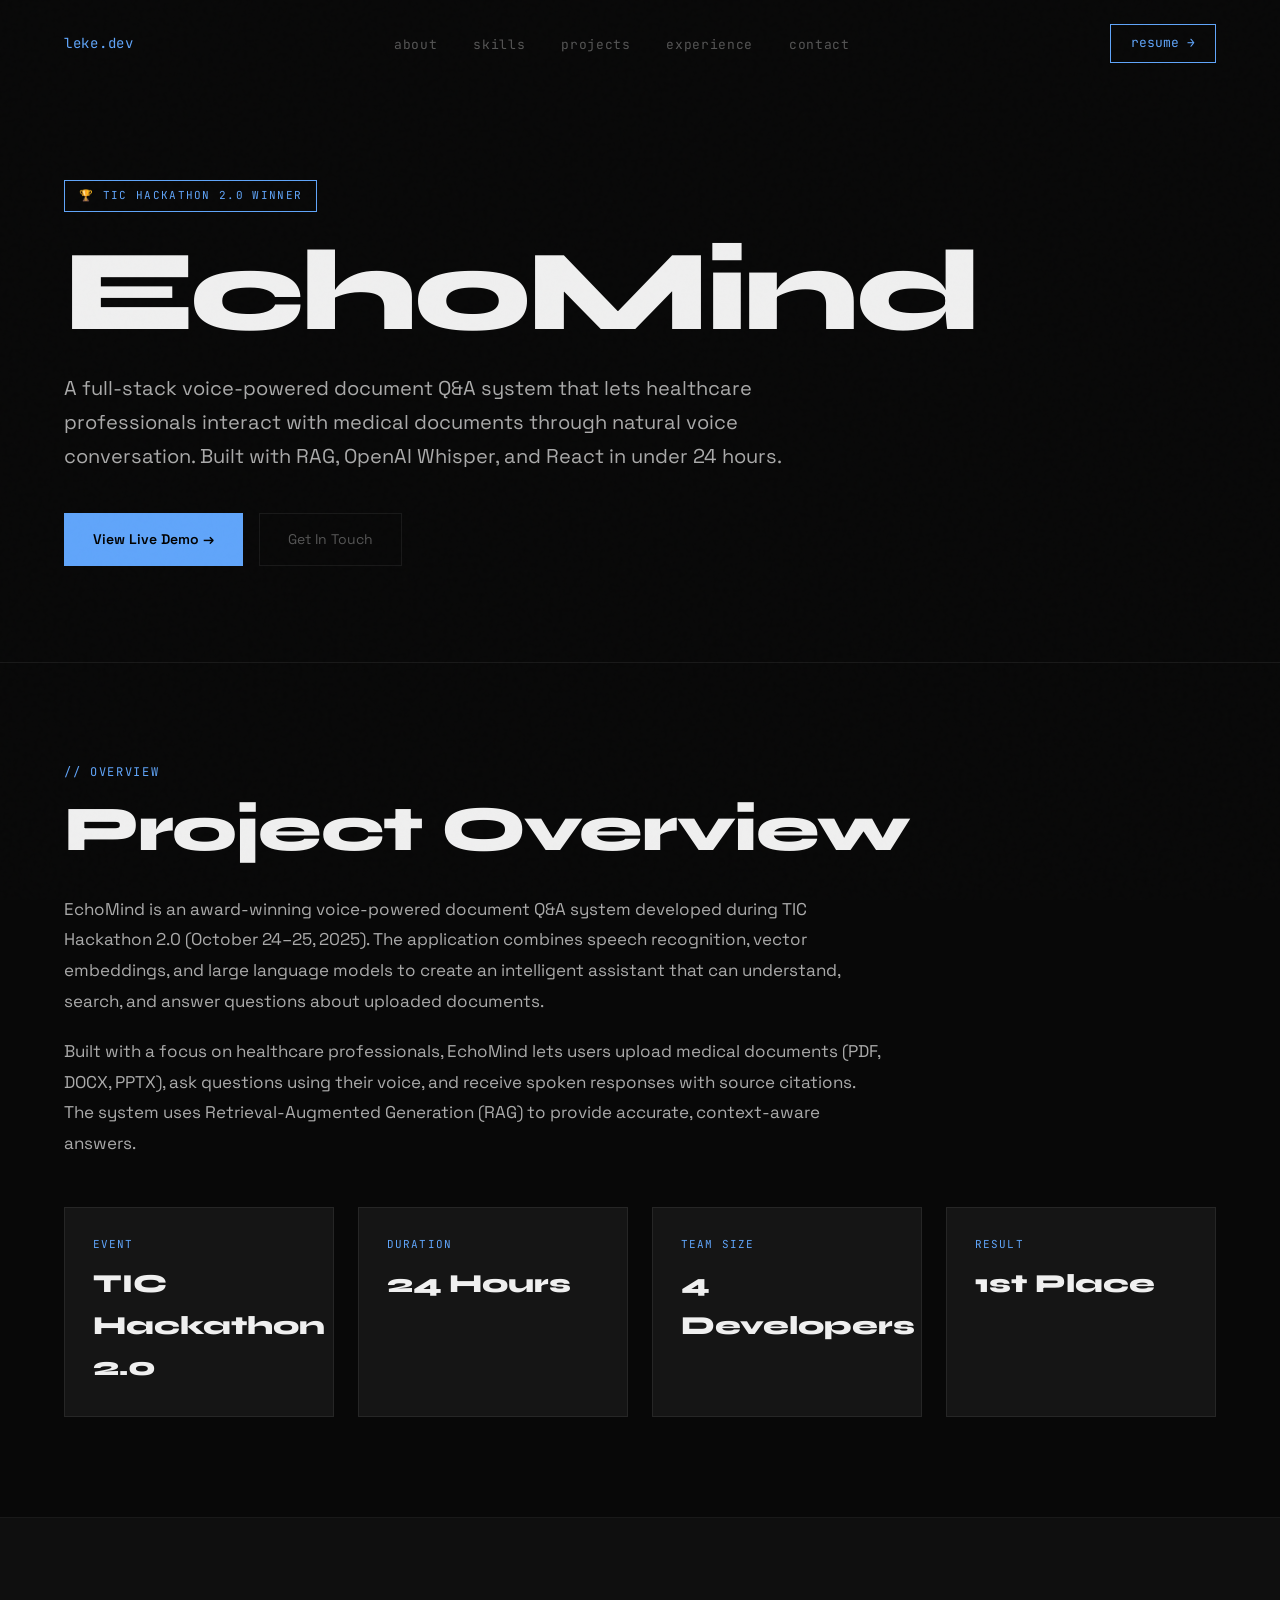
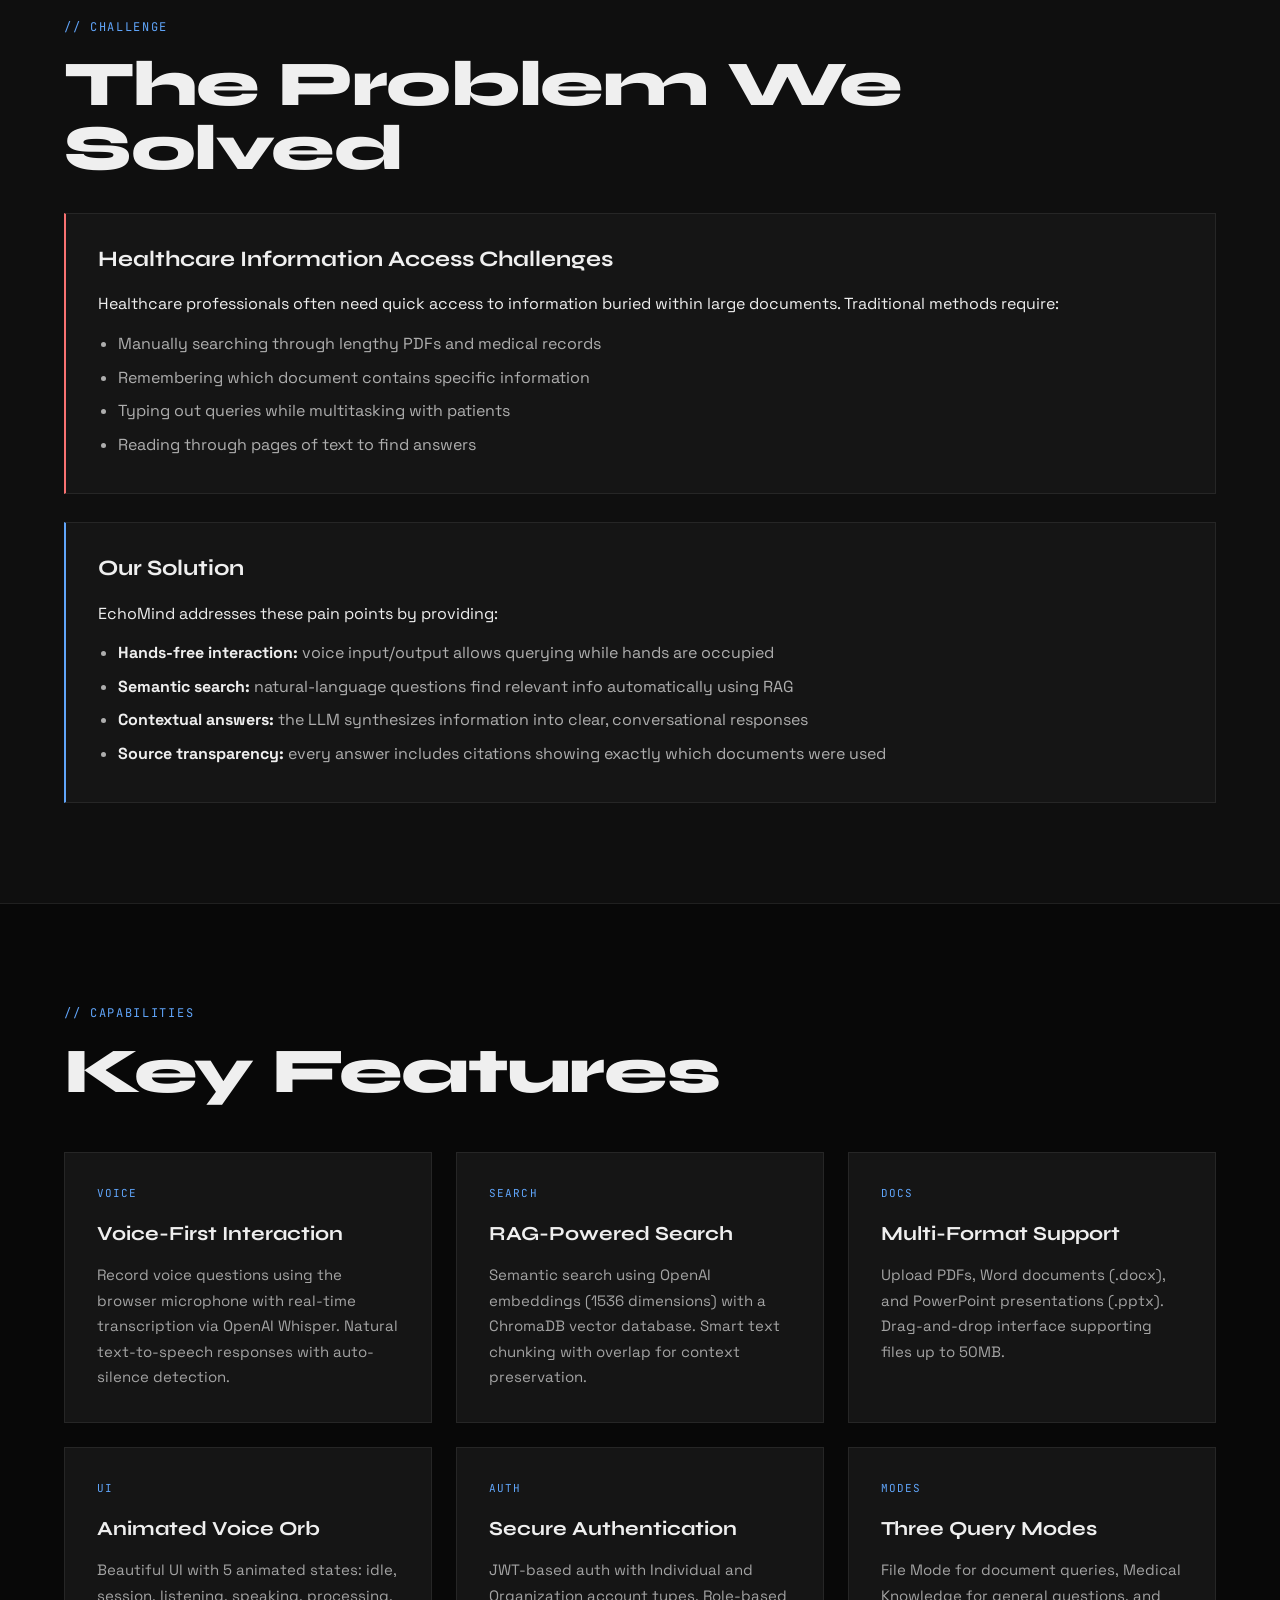
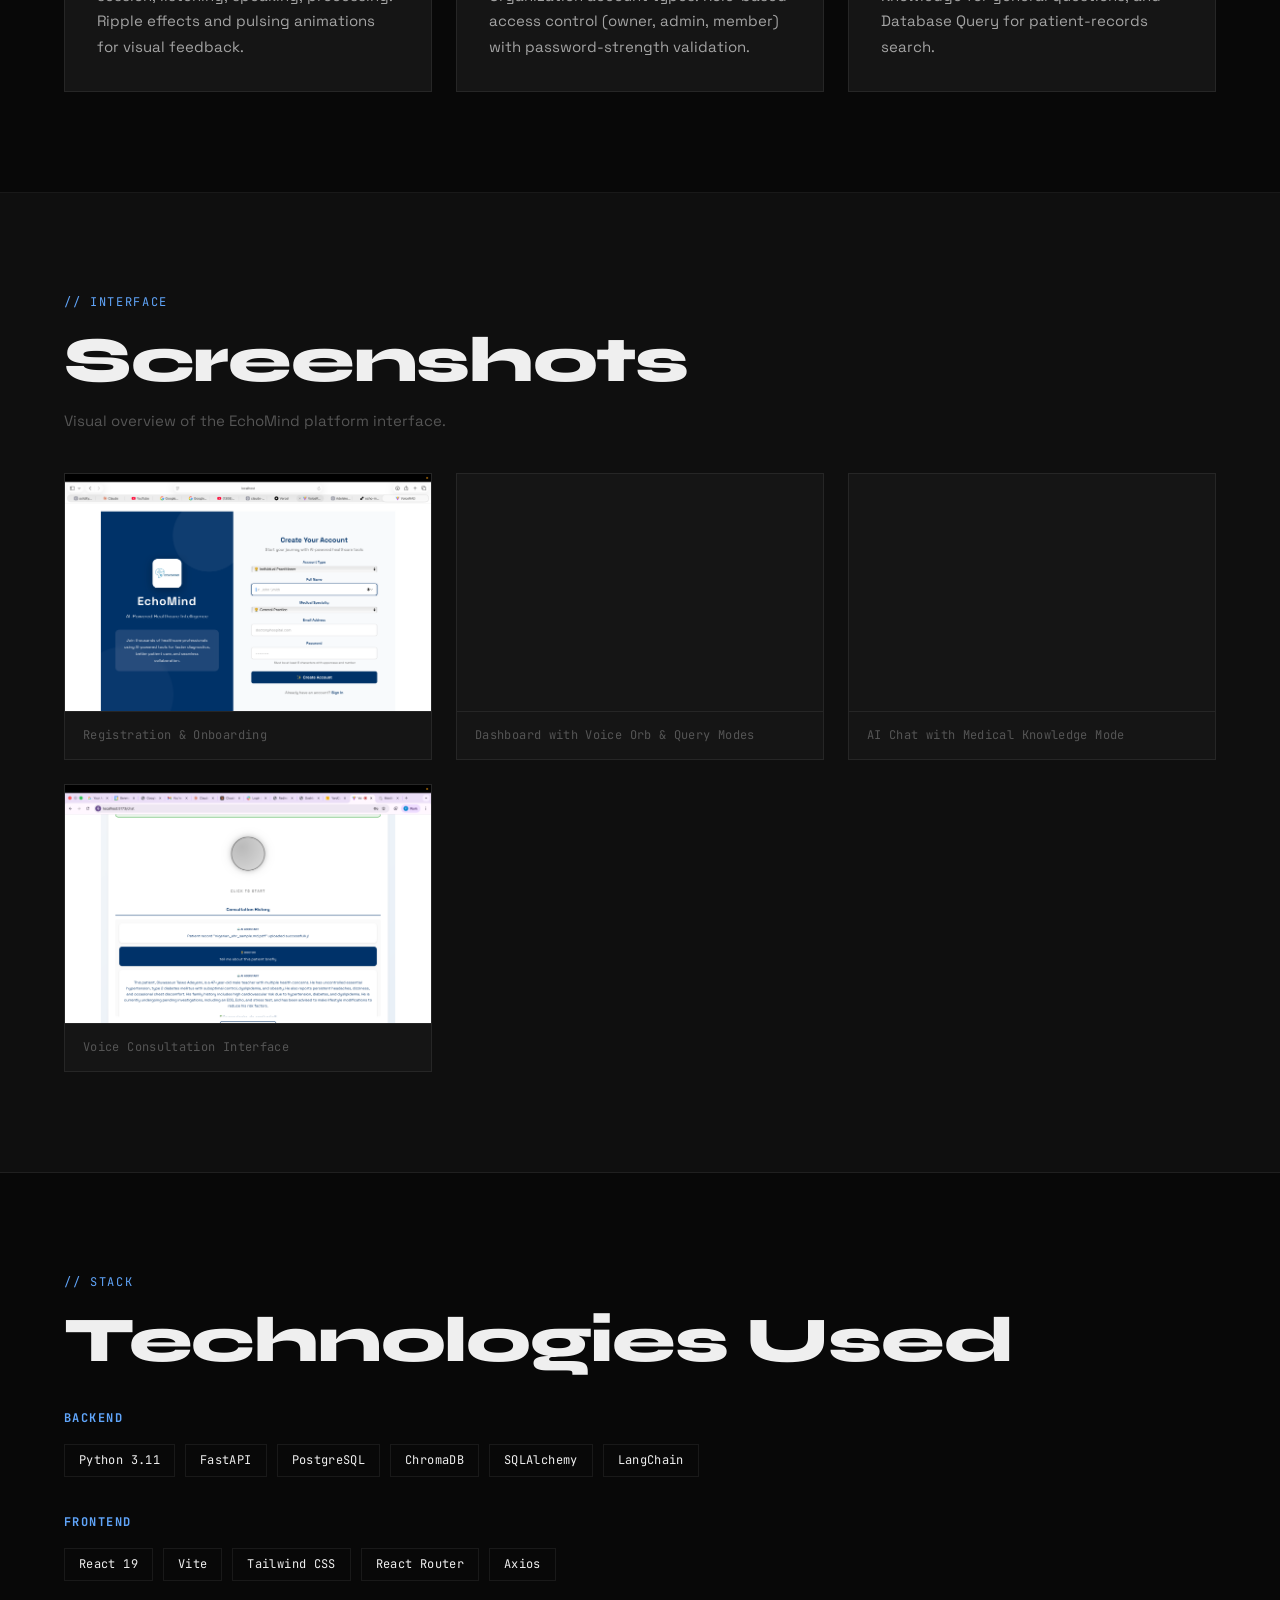
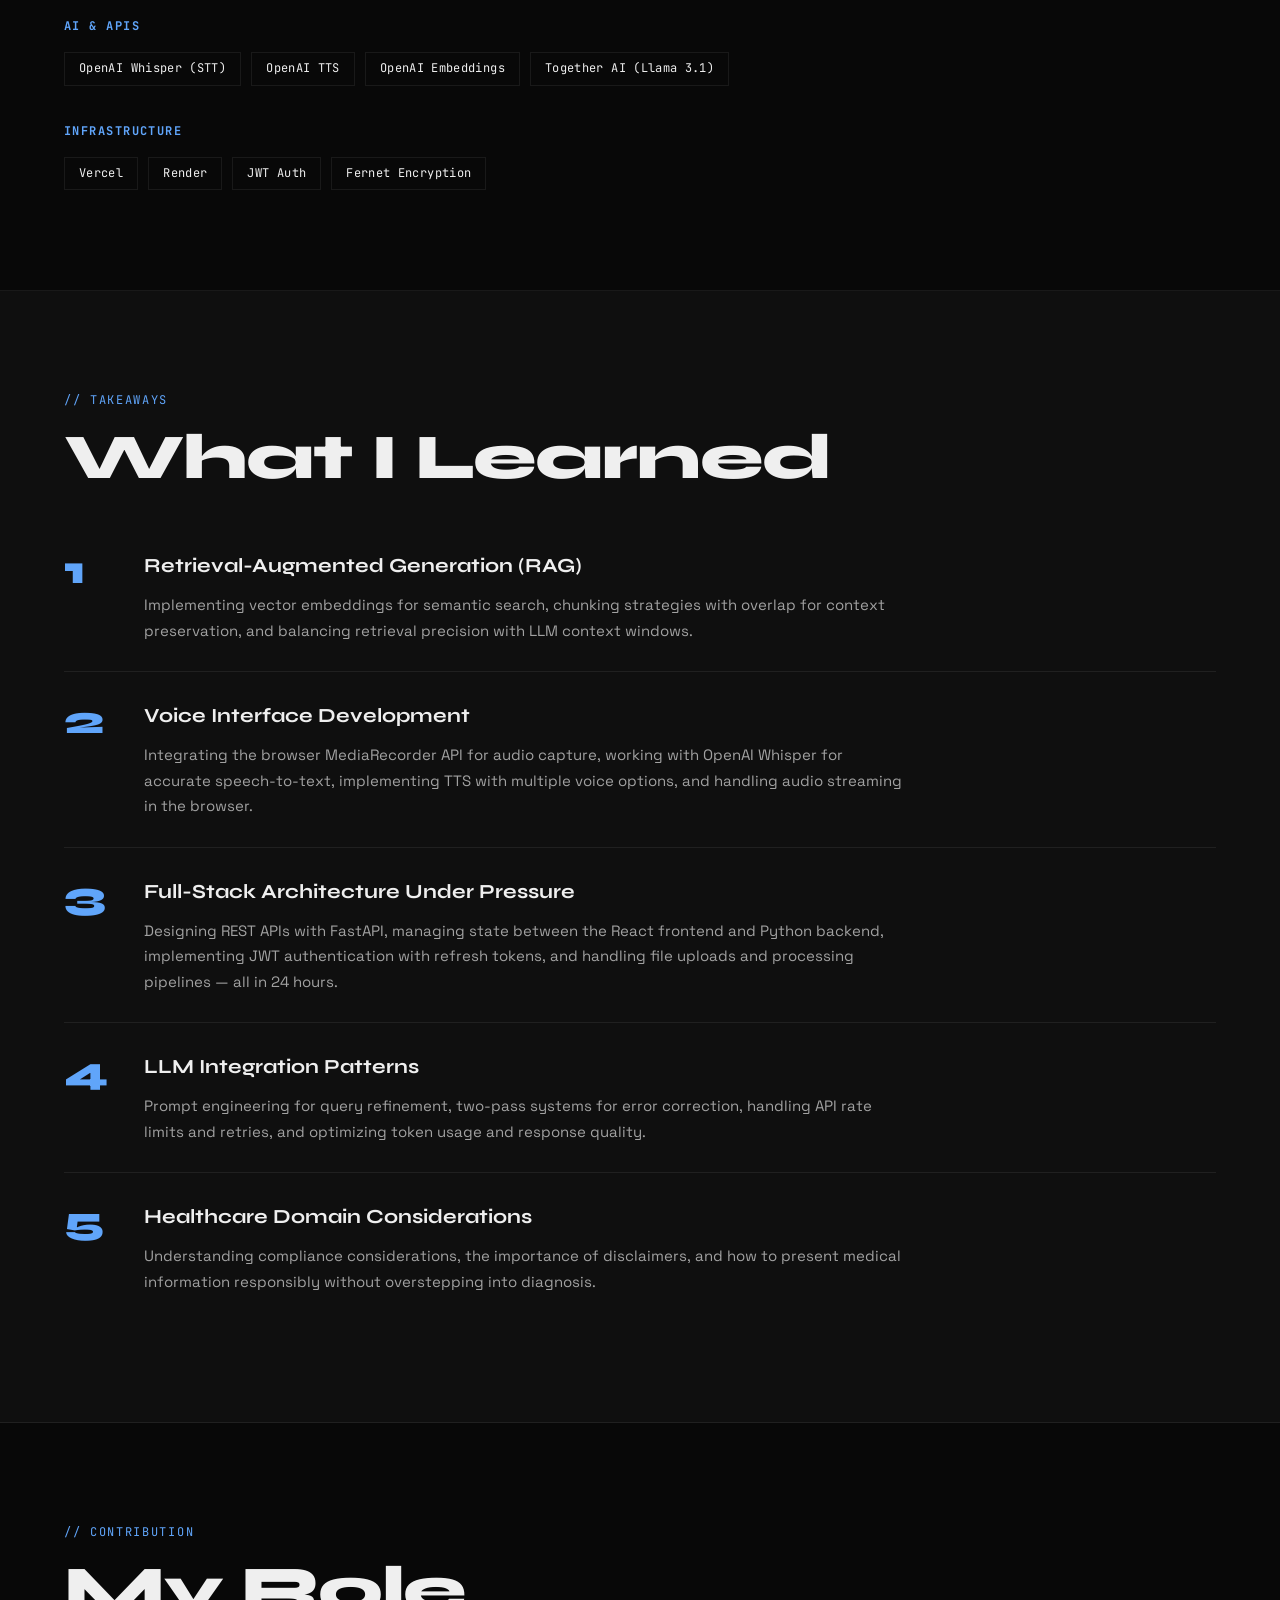
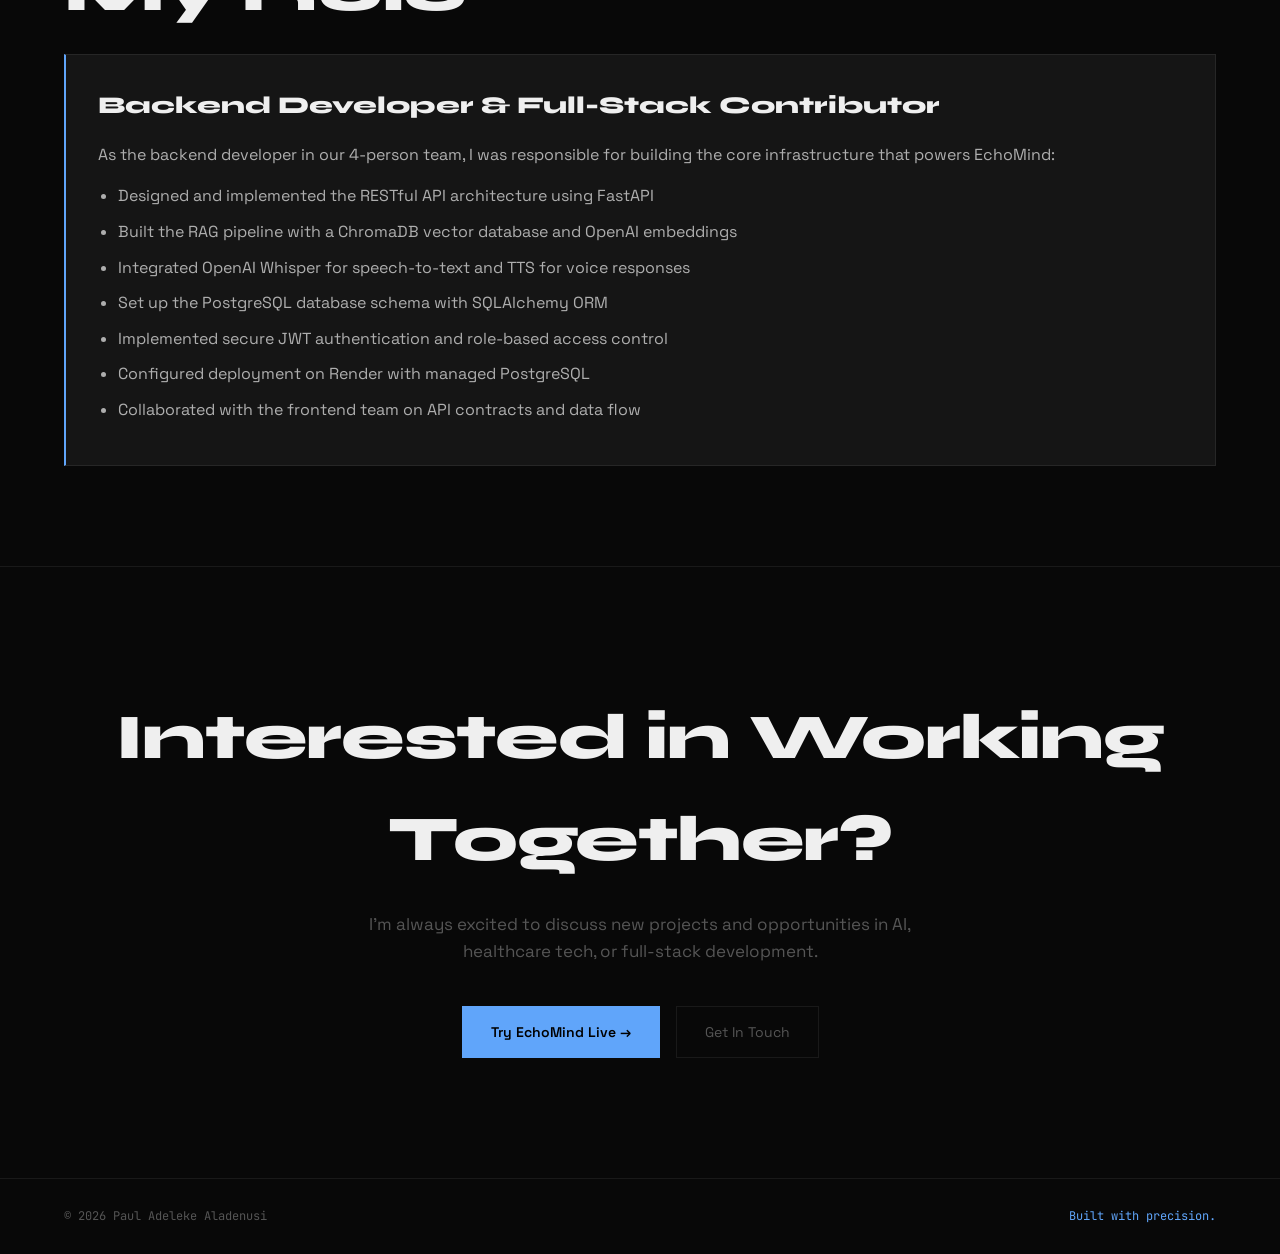
<file: project-echomind.html>
<!DOCTYPE html>
<html lang="en">
<head>
<meta charset="UTF-8">
<meta name="viewport" content="width=device-width, initial-scale=1.0">
<title>EchoMind — Voice-Powered Healthcare AI | Paul Adeleke Aladenusi</title>

<!-- SEO -->
<meta name="description" content="EchoMind — award-winning voice-powered document Q&A system for healthcare professionals. Built with RAG, OpenAI Whisper, FastAPI and React in under 24 hours at TIC Hackathon 2.0.">
<meta name="author" content="Paul Adeleke Aladenusi">
<meta name="robots" content="index, follow">

<!-- Open Graph -->
<meta property="og:type" content="article">
<meta property="og:title" content="EchoMind — Voice-Powered Healthcare AI">
<meta property="og:description" content="Award-winning voice-powered document Q&A system built with RAG, OpenAI Whisper, and React in under 24 hours.">
<meta property="og:site_name" content="Paul Aladenusi">

<!-- Favicon (inline) -->
<link rel="icon" href="data:image/svg+xml,%3Csvg xmlns='http://www.w3.org/2000/svg' viewBox='0 0 32 32'%3E%3Crect width='32' height='32' fill='%23080808'/%3E%3Ctext x='16' y='24' font-family='Arial,sans-serif' font-size='22' font-weight='800' fill='%2360a5fa' text-anchor='middle'%3EL%3C/text%3E%3C/svg%3E">

<!-- Fonts -->
<link rel="preconnect" href="https://fonts.googleapis.com">
<link rel="preconnect" href="https://fonts.gstatic.com" crossorigin>
<link href="https://fonts.googleapis.com/css2?family=Space+Grotesk:wght@300;400;500;600;700&family=Syne:wght@700;800&family=JetBrains+Mono:wght@400;500&display=swap" rel="stylesheet">

<!-- Shared design tokens & base -->
<link rel="stylesheet" href="css/styles.css">

<!-- Detail-page components (built on the shared tokens) -->
<style>
.proj-hero {
  padding: 180px 64px 96px;
  border-bottom: 1px solid var(--border);
  position: relative;
}
.proj-eyebrow {
  display: inline-block; font-family: var(--font-mono); font-size: 11px;
  letter-spacing: 0.12em; color: var(--accent); border: 1px solid var(--accent);
  padding: 6px 14px; margin-bottom: 28px; text-transform: uppercase;
}
.proj-hero h1 {
  font-family: var(--font-display); font-size: clamp(56px,9vw,120px);
  font-weight: 800; letter-spacing: -0.03em; line-height: 0.9; margin-bottom: 28px;
}
.proj-hero .subtitle {
  font-size: clamp(16px,1.8vw,20px); color: rgba(239,239,239,0.7);
  max-width: 760px; line-height: 1.7; margin-bottom: 40px;
}
.hero-links { display: flex; gap: 16px; flex-wrap: wrap; }

.proj-section { padding: 100px 64px; border-bottom: 1px solid var(--border); }
.proj-section.alt { background: var(--bg2); }
.proj-section .section-title { margin-bottom: 32px; }
.proj-copy { max-width: 820px; }
.proj-copy p { font-size: 17px; color: rgba(239,239,239,0.7); line-height: 1.8; margin-bottom: 20px; }
.proj-copy p strong { color: var(--text); }
.section-subtitle { color: var(--muted); margin-top: -16px; margin-bottom: 8px; font-size: 15px; }

.overview-grid { display: grid; grid-template-columns: repeat(auto-fit,minmax(200px,1fr)); gap: 24px; margin-top: 48px; }
.overview-card { border: 1px solid var(--border); padding: 28px; background: var(--bg3); }
.overview-card .label { font-family: var(--font-mono); font-size: 11px; letter-spacing: 0.1em; color: var(--accent); text-transform: uppercase; margin-bottom: 10px; }
.overview-card .value { font-family: var(--font-display); font-size: 26px; font-weight: 800; }

.highlight-box { border: 1px solid var(--border); border-left: 2px solid var(--accent); padding: 28px 32px; margin-top: 28px; background: var(--bg3); }
.highlight-box.problem { border-left-color: #f87171; }
.highlight-box h3 { font-family: var(--font-display); font-size: 22px; font-weight: 700; margin-bottom: 14px; }
.highlight-box ul { margin: 14px 0 0 20px; color: rgba(239,239,239,0.7); }
.highlight-box li { margin-bottom: 8px; line-height: 1.6; }
.highlight-box strong { color: var(--text); }

.features-grid { display: grid; grid-template-columns: repeat(auto-fit,minmax(300px,1fr)); gap: 24px; margin-top: 48px; }
.feature-card { border: 1px solid var(--border); padding: 32px; background: var(--bg3); transition: border-color 0.3s; }
.feature-card:hover { border-color: var(--accent-border); }
.feature-icon { font-family: var(--font-mono); font-size: 11px; letter-spacing: 0.1em; color: var(--accent); text-transform: uppercase; margin-bottom: 16px; }
.feature-card h4 { font-family: var(--font-display); font-size: 20px; font-weight: 700; margin-bottom: 12px; }
.feature-card p { color: rgba(239,239,239,0.65); font-size: 15px; line-height: 1.7; }

.screenshots-grid { display: grid; grid-template-columns: repeat(auto-fit,minmax(340px,1fr)); gap: 24px; margin-top: 40px; }
.screenshot-card { border: 1px solid var(--border); overflow: hidden; background: var(--bg3); }
.screenshot-card img { width: 100%; height: auto; display: block; border-bottom: 1px solid var(--border); }
.screenshot-card .caption { font-family: var(--font-mono); font-size: 12px; color: var(--muted); padding: 14px 18px; letter-spacing: 0.03em; }

.tech-category { margin-top: 36px; }
.tech-category h4 { font-family: var(--font-mono); font-size: 12px; letter-spacing: 0.12em; color: var(--accent); text-transform: uppercase; margin-bottom: 16px; }
.tech-grid { display: flex; flex-wrap: wrap; gap: 10px; }
.tech-tag { font-family: var(--font-mono); font-size: 12px; color: var(--text); border: 1px solid var(--border); padding: 6px 14px; letter-spacing: 0.03em; transition: all 0.2s; }
.tech-tag:hover { border-color: var(--accent-line); color: var(--accent); }

.learning-item { display: flex; gap: 24px; padding: 28px 0; border-bottom: 1px solid var(--border); }
.learning-item:last-child { border-bottom: none; }
.learning-number { font-family: var(--font-display); font-size: 40px; font-weight: 800; color: var(--accent); line-height: 1; flex-shrink: 0; width: 56px; }
.learning-content h4 { font-family: var(--font-display); font-size: 20px; font-weight: 700; margin-bottom: 10px; }
.learning-content p { color: rgba(239,239,239,0.65); font-size: 15px; line-height: 1.7; max-width: 760px; }

.role-box { border: 1px solid var(--border); border-left: 2px solid var(--accent); padding: 32px; background: var(--bg3); }
.role-box h3 { font-family: var(--font-display); font-size: 24px; font-weight: 800; margin-bottom: 16px; }
.role-box p { color: rgba(239,239,239,0.7); }
.role-box ul { margin: 16px 0 0 20px; color: rgba(239,239,239,0.7); }
.role-box li { margin-bottom: 10px; line-height: 1.6; }

.cta-section { text-align: center; padding: 120px 64px; }
.cta-section h2 { font-family: var(--font-display); font-size: clamp(36px,5vw,64px); font-weight: 800; letter-spacing: -0.02em; margin-bottom: 20px; }
.cta-section p { color: var(--muted); max-width: 600px; margin: 0 auto 40px; font-size: 17px; }
.cta-buttons { display: flex; justify-content: center; gap: 16px; flex-wrap: wrap; }

@media (max-width: 900px) {
  .proj-hero { padding: 140px 28px 72px; }
  .proj-section, .cta-section { padding: 72px 28px; }
  .learning-number { width: 40px; font-size: 32px; }
}
</style>
</head>
<body>

<!-- NAV (consistent with index) -->
<nav id="nav" class="scrolled" aria-label="Primary">
  <a class="nav-logo" href="index.html#home">leke.dev</a>
  <ul class="nav-links">
    <li><a href="index.html#about">about</a></li>
    <li><a href="index.html#skills">skills</a></li>
    <li><a href="index.html#projects">projects</a></li>
    <li><a href="index.html#experience">experience</a></li>
    <li><a href="index.html#contact">contact</a></li>
  </ul>
  <a class="nav-cta" href="mailto:aladenusiadeleke@gmail.com?subject=Resume%20Request">resume →</a>
</nav>

<main>
  <!-- HERO -->
  <header class="proj-hero">
    <div class="proj-eyebrow reveal">🏆 TIC Hackathon 2.0 Winner</div>
    <h1 class="reveal">EchoMind</h1>
    <p class="subtitle reveal">A full-stack voice-powered document Q&amp;A system that lets healthcare professionals interact with medical documents through natural voice conversation. Built with RAG, OpenAI Whisper, and React in under 24 hours.</p>
    <div class="hero-links reveal">
      <a href="https://echo-mind-p83r.vercel.app" target="_blank" rel="noopener" class="btn-primary">View Live Demo →</a>
      <a href="index.html#contact" class="btn-secondary">Get In Touch</a>
    </div>
  </header>

  <!-- OVERVIEW -->
  <section class="proj-section">
    <div class="section-label reveal">// overview</div>
    <h2 class="section-title reveal">Project Overview</h2>
    <div class="proj-copy reveal">
      <p>EchoMind is an award-winning voice-powered document Q&amp;A system developed during TIC Hackathon 2.0 (October 24–25, 2025). The application combines speech recognition, vector embeddings, and large language models to create an intelligent assistant that can understand, search, and answer questions about uploaded documents.</p>
      <p>Built with a focus on healthcare professionals, EchoMind lets users upload medical documents (PDF, DOCX, PPTX), ask questions using their voice, and receive spoken responses with source citations. The system uses Retrieval-Augmented Generation (RAG) to provide accurate, context-aware answers.</p>
    </div>
    <div class="overview-grid stagger">
      <article class="overview-card reveal"><div class="label">Event</div><div class="value">TIC Hackathon 2.0</div></article>
      <article class="overview-card reveal"><div class="label">Duration</div><div class="value">24 Hours</div></article>
      <article class="overview-card reveal"><div class="label">Team Size</div><div class="value">4 Developers</div></article>
      <article class="overview-card reveal"><div class="label">Result</div><div class="value">1st Place</div></article>
    </div>
  </section>

  <!-- PROBLEM & SOLUTION -->
  <section class="proj-section alt">
    <div class="section-label reveal">// challenge</div>
    <h2 class="section-title reveal">The Problem We Solved</h2>
    <div class="highlight-box problem reveal">
      <h3>Healthcare Information Access Challenges</h3>
      <p>Healthcare professionals often need quick access to information buried within large documents. Traditional methods require:</p>
      <ul>
        <li>Manually searching through lengthy PDFs and medical records</li>
        <li>Remembering which document contains specific information</li>
        <li>Typing out queries while multitasking with patients</li>
        <li>Reading through pages of text to find answers</li>
      </ul>
    </div>
    <div class="highlight-box solution reveal">
      <h3>Our Solution</h3>
      <p>EchoMind addresses these pain points by providing:</p>
      <ul>
        <li><strong>Hands-free interaction:</strong> voice input/output allows querying while hands are occupied</li>
        <li><strong>Semantic search:</strong> natural-language questions find relevant info automatically using RAG</li>
        <li><strong>Contextual answers:</strong> the LLM synthesizes information into clear, conversational responses</li>
        <li><strong>Source transparency:</strong> every answer includes citations showing exactly which documents were used</li>
      </ul>
    </div>
  </section>

  <!-- FEATURES -->
  <section class="proj-section">
    <div class="section-label reveal">// capabilities</div>
    <h2 class="section-title reveal">Key Features</h2>
    <div class="features-grid stagger">
      <article class="feature-card reveal"><div class="feature-icon">Voice</div><h4>Voice-First Interaction</h4><p>Record voice questions using the browser microphone with real-time transcription via OpenAI Whisper. Natural text-to-speech responses with auto-silence detection.</p></article>
      <article class="feature-card reveal"><div class="feature-icon">Search</div><h4>RAG-Powered Search</h4><p>Semantic search using OpenAI embeddings (1536 dimensions) with a ChromaDB vector database. Smart text chunking with overlap for context preservation.</p></article>
      <article class="feature-card reveal"><div class="feature-icon">Docs</div><h4>Multi-Format Support</h4><p>Upload PDFs, Word documents (.docx), and PowerPoint presentations (.pptx). Drag-and-drop interface supporting files up to 50MB.</p></article>
      <article class="feature-card reveal"><div class="feature-icon">UI</div><h4>Animated Voice Orb</h4><p>Beautiful UI with 5 animated states: idle, session, listening, speaking, processing. Ripple effects and pulsing animations for visual feedback.</p></article>
      <article class="feature-card reveal"><div class="feature-icon">Auth</div><h4>Secure Authentication</h4><p>JWT-based auth with Individual and Organization account types. Role-based access control (owner, admin, member) with password-strength validation.</p></article>
      <article class="feature-card reveal"><div class="feature-icon">Modes</div><h4>Three Query Modes</h4><p>File Mode for document queries, Medical Knowledge for general questions, and Database Query for patient-records search.</p></article>
    </div>
  </section>

  <!-- SCREENSHOTS -->
  <section class="proj-section alt">
    <div class="section-label reveal">// interface</div>
    <h2 class="section-title reveal">Screenshots</h2>
    <p class="section-subtitle reveal">Visual overview of the EchoMind platform interface.</p>
    <div class="screenshots-grid stagger">
      <figure class="screenshot-card reveal"><img src="assets/images/echomind/Screenshot 2025-12-17 at 19.12.09.png" alt="EchoMind registration and onboarding screen" loading="lazy" decoding="async"><figcaption class="caption">Registration &amp; Onboarding</figcaption></figure>
      <figure class="screenshot-card reveal"><img src="assets/images/echomind/Screenshot 2025-12-17 at 19.10.48.png" alt="EchoMind dashboard with voice orb and query modes" loading="lazy" decoding="async"><figcaption class="caption">Dashboard with Voice Orb &amp; Query Modes</figcaption></figure>
      <figure class="screenshot-card reveal"><img src="assets/images/echomind/Screenshot 2025-12-17 at 19.11.37.png" alt="EchoMind AI chat with medical knowledge mode" loading="lazy" decoding="async"><figcaption class="caption">AI Chat with Medical Knowledge Mode</figcaption></figure>
      <figure class="screenshot-card reveal"><img src="assets/images/echomind/Screenshot 2025-12-17 at 19.10.54.png" alt="EchoMind voice consultation interface" loading="lazy" decoding="async"><figcaption class="caption">Voice Consultation Interface</figcaption></figure>
    </div>
  </section>

  <!-- TECHNOLOGIES -->
  <section class="proj-section">
    <div class="section-label reveal">// stack</div>
    <h2 class="section-title reveal">Technologies Used</h2>
    <div class="tech-category reveal">
      <h4>Backend</h4>
      <div class="tech-grid">
        <span class="tech-tag">Python 3.11</span><span class="tech-tag">FastAPI</span><span class="tech-tag">PostgreSQL</span><span class="tech-tag">ChromaDB</span><span class="tech-tag">SQLAlchemy</span><span class="tech-tag">LangChain</span>
      </div>
    </div>
    <div class="tech-category reveal">
      <h4>Frontend</h4>
      <div class="tech-grid">
        <span class="tech-tag">React 19</span><span class="tech-tag">Vite</span><span class="tech-tag">Tailwind CSS</span><span class="tech-tag">React Router</span><span class="tech-tag">Axios</span>
      </div>
    </div>
    <div class="tech-category reveal">
      <h4>AI &amp; APIs</h4>
      <div class="tech-grid">
        <span class="tech-tag">OpenAI Whisper (STT)</span><span class="tech-tag">OpenAI TTS</span><span class="tech-tag">OpenAI Embeddings</span><span class="tech-tag">Together AI (Llama 3.1)</span>
      </div>
    </div>
    <div class="tech-category reveal">
      <h4>Infrastructure</h4>
      <div class="tech-grid">
        <span class="tech-tag">Vercel</span><span class="tech-tag">Render</span><span class="tech-tag">JWT Auth</span><span class="tech-tag">Fernet Encryption</span>
      </div>
    </div>
  </section>

  <!-- WHAT I LEARNED -->
  <section class="proj-section alt">
    <div class="section-label reveal">// takeaways</div>
    <h2 class="section-title reveal">What I Learned</h2>
    <article class="learning-item reveal"><div class="learning-number">1</div><div class="learning-content"><h4>Retrieval-Augmented Generation (RAG)</h4><p>Implementing vector embeddings for semantic search, chunking strategies with overlap for context preservation, and balancing retrieval precision with LLM context windows.</p></div></article>
    <article class="learning-item reveal"><div class="learning-number">2</div><div class="learning-content"><h4>Voice Interface Development</h4><p>Integrating the browser MediaRecorder API for audio capture, working with OpenAI Whisper for accurate speech-to-text, implementing TTS with multiple voice options, and handling audio streaming in the browser.</p></div></article>
    <article class="learning-item reveal"><div class="learning-number">3</div><div class="learning-content"><h4>Full-Stack Architecture Under Pressure</h4><p>Designing REST APIs with FastAPI, managing state between the React frontend and Python backend, implementing JWT authentication with refresh tokens, and handling file uploads and processing pipelines — all in 24 hours.</p></div></article>
    <article class="learning-item reveal"><div class="learning-number">4</div><div class="learning-content"><h4>LLM Integration Patterns</h4><p>Prompt engineering for query refinement, two-pass systems for error correction, handling API rate limits and retries, and optimizing token usage and response quality.</p></div></article>
    <article class="learning-item reveal"><div class="learning-number">5</div><div class="learning-content"><h4>Healthcare Domain Considerations</h4><p>Understanding compliance considerations, the importance of disclaimers, and how to present medical information responsibly without overstepping into diagnosis.</p></div></article>
  </section>

  <!-- MY ROLE -->
  <section class="proj-section">
    <div class="section-label reveal">// contribution</div>
    <h2 class="section-title reveal">My Role</h2>
    <div class="role-box reveal">
      <h3>Backend Developer &amp; Full-Stack Contributor</h3>
      <p>As the backend developer in our 4-person team, I was responsible for building the core infrastructure that powers EchoMind:</p>
      <ul>
        <li>Designed and implemented the RESTful API architecture using FastAPI</li>
        <li>Built the RAG pipeline with a ChromaDB vector database and OpenAI embeddings</li>
        <li>Integrated OpenAI Whisper for speech-to-text and TTS for voice responses</li>
        <li>Set up the PostgreSQL database schema with SQLAlchemy ORM</li>
        <li>Implemented secure JWT authentication and role-based access control</li>
        <li>Configured deployment on Render with managed PostgreSQL</li>
        <li>Collaborated with the frontend team on API contracts and data flow</li>
      </ul>
    </div>
  </section>

  <!-- CTA -->
  <section class="cta-section">
    <h2 class="reveal">Interested in Working Together?</h2>
    <p class="reveal">I'm always excited to discuss new projects and opportunities in AI, healthcare tech, or full-stack development.</p>
    <div class="cta-buttons reveal">
      <a href="https://echo-mind-p83r.vercel.app" target="_blank" rel="noopener" class="btn-primary">Try EchoMind Live →</a>
      <a href="index.html#contact" class="btn-secondary">Get In Touch</a>
    </div>
  </section>
</main>

<footer>
  <span>© 2026 Paul Adeleke Aladenusi</span>
  <span class="footer-tag">Built with precision.</span>
</footer>

<script src="js/main.js" defer></script>
</body>
</html>
</file>
<file: css/styles.css>
/* ==========================================================================
   Paul Adeleke Aladenusi (Leke) — Portfolio
   Full-stack engineer. Single long-scroll page.
   ========================================================================== */

:root {
  --accent: #60a5fa;              /* electric blue */
  --accent-dim: rgba(96,165,250,0.13); /* accent @ ~13% alpha (hex "22") */
  --accent-line: rgba(96,165,250,0.3);
  --accent-border: rgba(96,165,250,0.4);
  --bg: #080808;
  --bg2: #0f0f0f;
  --bg3: #151515;
  --text: #efefef;
  --muted: #555;
  --border: rgba(255,255,255,0.07);
  --font-display: 'Syne', sans-serif;
  --font-body: 'Space Grotesk', sans-serif;
  --font-mono: 'JetBrains Mono', monospace;
}

* { margin: 0; padding: 0; box-sizing: border-box; }
html { scroll-behavior: smooth; }
body {
  background: var(--bg);
  color: var(--text);
  font-family: var(--font-body);
  overflow-x: hidden;
  line-height: 1.6;
}

/* Full-page fractal-noise overlay */
body::before {
  content: '';
  position: fixed;
  inset: 0;
  background-image: url("data:image/svg+xml,%3Csvg viewBox='0 0 200 200' xmlns='http://www.w3.org/2000/svg'%3E%3Cfilter id='n'%3E%3CfeTurbulence type='fractalNoise' baseFrequency='0.9' numOctaves='4' stitchTiles='stitch'/%3E%3C/filter%3E%3Crect width='100%25' height='100%25' filter='url(%23n)' opacity='0.04'/%3E%3C/svg%3E");
  pointer-events: none;
  z-index: 999;
  opacity: 0.4;
}
::selection { background: var(--accent); color: #000; }
a { color: inherit; text-decoration: none; }
img { max-width: 100%; display: block; }

:focus-visible {
  outline: 2px solid var(--accent);
  outline-offset: 3px;
}

/* ── NAV ─────────────────────────────────────────────────────────────────── */
nav {
  position: fixed; top: 0; left: 0; right: 0; z-index: 100;
  display: flex; justify-content: space-between; align-items: center;
  padding: 24px 64px;
  transition: all 0.4s;
  border-bottom: 1px solid transparent;
}
nav.scrolled {
  background: rgba(8,8,8,0.9);
  backdrop-filter: blur(16px);
  -webkit-backdrop-filter: blur(16px);
  border-color: var(--border);
}
.nav-logo { font-family: var(--font-mono); font-size: 14px; color: var(--accent); letter-spacing: 0.05em; }
.nav-links { display: flex; gap: 36px; list-style: none; }
.nav-links a { font-size: 13px; font-family: var(--font-mono); color: var(--muted); letter-spacing: 0.05em; transition: color 0.2s; }
.nav-links a:hover { color: var(--text); }
.nav-cta { font-size: 13px; font-family: var(--font-mono); color: var(--accent); border: 1px solid var(--accent); padding: 8px 20px; transition: all 0.2s; }
.nav-cta:hover { background: var(--accent); color: #000; }

/* ── HERO ────────────────────────────────────────────────────────────────── */
#home {
  min-height: 100vh;
  display: flex; flex-direction: column; justify-content: flex-end;
  padding: 0 64px 72px;
  position: relative;
  overflow: hidden;
}
/* Hero entrance animations are held until fonts load (.fonts-ready, set in main.js)
   so the name never appears in the fallback font — see the .fonts-ready block below. */
.hero-eyebrow {
  font-family: var(--font-mono); font-size: 13px; color: var(--accent);
  letter-spacing: 0.12em; margin-bottom: 24px;
  opacity: 0; /* revealed once fonts are ready */
}
.hero-name { line-height: 0.88; margin-bottom: 40px; }
.hero-name .line {
  font-family: var(--font-display);
  font-size: var(--name-size, clamp(72px,11vw,190px));
  font-weight: 800; letter-spacing: -0.02em;
  display: block; overflow: hidden; white-space: nowrap;
}
.hero-name .line span {
  display: block; transform: translateY(100%); /* held below the mask until fonts ready */
}
.hero-name .line:nth-child(2) span { color: rgba(239,239,239,0.35); }
.hero-bottom {
  display: flex; align-items: flex-end; justify-content: space-between;
  gap: 40px; opacity: 0; /* revealed once fonts are ready */
}
.hero-role { font-size: clamp(15px,1.5vw,20px); color: var(--muted); max-width: 520px; }
.hero-role strong { color: var(--text); }
#role-text { color: var(--accent); }
.hero-actions { display: flex; gap: 16px; flex-shrink: 0; }
.btn-primary {
  display: inline-flex; align-items: center; gap: 8px;
  background: var(--accent); color: #000;
  font-family: var(--font-body); font-weight: 600; font-size: 14px;
  padding: 14px 28px; transition: all 0.2s; border: 1px solid var(--accent);
}
.btn-primary:hover { opacity: 0.85; transform: translateY(-1px); }
.btn-secondary {
  display: inline-flex; align-items: center; gap: 8px;
  border: 1px solid var(--border); color: var(--muted);
  font-size: 14px; padding: 14px 28px; transition: all 0.2s;
}
.btn-secondary:hover { border-color: var(--muted); color: var(--text); }
.hero-scroll {
  position: absolute; right: 64px; bottom: 72px;
  display: flex; flex-direction: column; align-items: center; gap: 12px;
  opacity: 0; /* revealed once fonts are ready */
}
.hero-scroll span { font-family: var(--font-mono); font-size: 11px; color: var(--muted); letter-spacing: 0.1em; writing-mode: vertical-rl; }

/* Hero entrance — triggered only after fonts load (prevents flash of fallback font) */
.fonts-ready .hero-eyebrow { animation: fadeUp 0.6s 0.2s forwards; }
.fonts-ready .hero-name .line span { animation: slideUp 0.8s cubic-bezier(0.16,1,0.3,1) forwards; }
.fonts-ready .hero-name .line:nth-child(1) span { animation-delay: 0.3s; }
.fonts-ready .hero-name .line:nth-child(2) span { animation-delay: 0.45s; }
.fonts-ready .hero-bottom { animation: fadeUp 0.6s 0.8s forwards; }
.fonts-ready .hero-scroll { animation: fadeIn 1s 1.2s forwards; }
.scroll-line { width: 1px; height: 60px; background: linear-gradient(to bottom, var(--accent), transparent); }

/* ── SECTION SHARED ──────────────────────────────────────────────────────── */
section { padding: 120px 64px; }
.section-label { font-family: var(--font-mono); font-size: 12px; color: var(--accent); letter-spacing: 0.14em; text-transform: uppercase; margin-bottom: 16px; }
.section-title { font-family: var(--font-display); font-size: clamp(40px,5vw,72px); font-weight: 800; letter-spacing: -0.02em; line-height: 1; }
.reveal { opacity: 0; transform: translateY(32px); transition: opacity 0.7s, transform 0.7s; }
.reveal.visible { opacity: 1; transform: none; }
.stagger .reveal:nth-child(2) { transition-delay: 0.1s; }
.stagger .reveal:nth-child(3) { transition-delay: 0.2s; }
.stagger .reveal:nth-child(4) { transition-delay: 0.3s; }
.stagger .reveal:nth-child(5) { transition-delay: 0.4s; }

/* ── ABOUT ───────────────────────────────────────────────────────────────── */
#about { background: var(--bg2); }
.about-grid { display: grid; grid-template-columns: 1fr 1fr; gap: 80px; margin-top: 60px; align-items: start; }
.about-text p { font-size: 17px; color: rgba(239,239,239,0.7); line-height: 1.8; margin-bottom: 20px; }
.about-text p strong { color: var(--text); }
.about-stats { display: grid; grid-template-columns: 1fr 1fr; gap: 24px; margin-top: 40px; }
.stat { border: 1px solid var(--border); padding: 24px; }
.stat-num { font-family: var(--font-display); font-size: 40px; font-weight: 800; color: var(--accent); line-height: 1; }
.stat-label { font-size: 13px; color: var(--muted); margin-top: 4px; }
.code-block {
  background: var(--bg3); border: 1px solid var(--border); padding: 28px;
  font-family: var(--font-mono); font-size: 13px; line-height: 1.8;
  position: relative; overflow: hidden;
}
.code-block::before { content: ''; position: absolute; top: 0; left: 0; right: 0; height: 1px; background: linear-gradient(90deg, transparent, var(--accent), transparent); }
.code-top { display: flex; gap: 8px; margin-bottom: 20px; }
.dot { width: 12px; height: 12px; border-radius: 50%; }
.code-line { display: block; }
.c-purple { color: #c084fc; } .c-blue { color: #60a5fa; } .c-green { color: #4ade80; }
.c-amber { color: #fbbf24; } .c-muted { color: #555; } .c-white { color: #efefef; }
.cursor { display: inline-block; width: 2px; height: 1em; background: var(--accent); vertical-align: text-bottom; animation: blink 1s infinite; }

/* ── SKILLS GLOBE ────────────────────────────────────────────────────────── */
#skills { text-align: center; }
#skills .section-label, #skills .section-title { text-align: left; }
.globe-container { position: relative; margin: 60px auto 0; width: min(600px,90vw); height: min(600px,90vw); }
/* Held at opacity 0 until main.js takes its first valid measurement (.is-ready),
   so a mis-measured first frame is never painted. translateZ(0) puts the canvas on
   its own compositing layer — it goes here rather than on .globe-container, whose
   transform is already driven by the .reveal scroll animation. */
#globe-canvas {
  width: 100%; height: 100%; cursor: grab;
  opacity: 0; transition: opacity 0.2s ease;
  transform: translateZ(0);
}
#globe-canvas.is-ready { opacity: 1; }
#globe-canvas:active { cursor: grabbing; }

/* ── PROJECTS ────────────────────────────────────────────────────────────── */
#projects { background: var(--bg2); }
.projects-header { display: flex; justify-content: space-between; align-items: flex-end; margin-bottom: 0; }
.project-list { margin-top: 16px; border-top: 1px solid var(--border); }
.project-item {
  position: relative; border-bottom: 1px solid var(--border); padding: 40px 0;
  display: grid; grid-template-columns: 80px 1fr auto; gap: 32px; align-items: center;
  cursor: pointer; transition: background 0.3s; color: inherit;
}
.project-item--static { cursor: default; }
.project-item:hover { background: rgba(255,255,255,0.02); }
.project-num { font-family: var(--font-mono); font-size: 13px; color: var(--muted); }
.project-title { font-family: var(--font-display); font-size: clamp(22px,3vw,36px); font-weight: 800; letter-spacing: -0.02em; transition: color 0.2s; }
.project-item:hover .project-title { color: var(--accent); }
.project-sub { font-size: 14px; color: var(--muted); margin-top: 4px; }
.project-tags { display: flex; flex-wrap: wrap; gap: 8px; margin-top: 12px; }
.tag { font-family: var(--font-mono); font-size: 11px; color: var(--muted); border: 1px solid var(--border); padding: 4px 10px; letter-spacing: 0.04em; transition: all 0.2s; }
.project-item:hover .tag { border-color: var(--accent-line); color: var(--accent); }
.project-arrow { font-size: 24px; color: var(--muted); transition: all 0.3s; flex-shrink: 0; }
.project-item:hover .project-arrow { color: var(--accent); transform: translate(4px,-4px); }
.project-badge {
  font-family: var(--font-mono); font-size: 10px; background: var(--accent); color: #000;
  padding: 3px 8px; font-weight: 500; margin-left: 12px; vertical-align: middle;
  white-space: nowrap;
}

/* Floating hover preview */
.project-preview {
  position: fixed; pointer-events: none; z-index: 50;
  width: 420px; height: 280px; overflow: hidden;
  opacity: 0; transform: scale(0.92);
  transition: opacity 0.3s, transform 0.3s;
  border: 1px solid var(--border);
}
.project-preview img { width: 100%; height: 100%; object-fit: cover; object-position: top; }
.project-preview.active { opacity: 1; transform: scale(1); }

/* ── EXPERIENCE ──────────────────────────────────────────────────────────── */
.timeline { margin-top: 60px; position: relative; }
.timeline::before { content: ''; position: absolute; left: 0; top: 0; bottom: 0; width: 1px; background: var(--border); }
.tl-item { padding: 0 0 56px 40px; position: relative; }
.tl-item::before { content: ''; position: absolute; left: -4px; top: 6px; width: 9px; height: 9px; background: var(--bg); border: 1px solid var(--muted); border-radius: 50%; }
.tl-item.current::before { background: var(--accent); border-color: var(--accent); box-shadow: 0 0 12px var(--accent); }
.tl-date { font-family: var(--font-mono); font-size: 12px; color: var(--accent); letter-spacing: 0.08em; margin-bottom: 8px; }
.tl-role { font-family: var(--font-display); font-size: 22px; font-weight: 700; letter-spacing: -0.01em; }
.tl-company { font-size: 15px; color: var(--muted); margin-top: 2px; }
.tl-desc { font-size: 14px; color: rgba(239,239,239,0.6); margin-top: 12px; max-width: 600px; line-height: 1.7; }

/* ── CERTIFICATIONS ──────────────────────────────────────────────────────── */
#certifications { background: var(--bg2); }
.cert-grid { display: grid; grid-template-columns: repeat(auto-fill, minmax(320px,1fr)); gap: 24px; margin-top: 60px; }
.cert-card { border: 1px solid var(--border); padding: 28px; position: relative; overflow: hidden; transition: border-color 0.3s; }
.cert-card::before { content: ''; position: absolute; inset: 0; background: linear-gradient(135deg, var(--accent-dim), transparent); opacity: 0; transition: opacity 0.3s; }
.cert-card:hover { border-color: var(--accent-border); }
.cert-card:hover::before { opacity: 1; }
.cert-issuer { font-family: var(--font-mono); font-size: 11px; color: var(--accent); letter-spacing: 0.1em; margin-bottom: 8px; position: relative; }
.cert-title { font-size: 16px; font-weight: 600; margin-bottom: 4px; position: relative; }
.cert-date { font-size: 13px; color: var(--muted); position: relative; }
.cert-link { position: absolute; top: 28px; right: 28px; font-size: 18px; color: var(--muted); transition: color 0.2s; }
.cert-card:hover .cert-link { color: var(--accent); }

/* ── CONTACT ─────────────────────────────────────────────────────────────── */
#contact { text-align: center; padding: 160px 64px; }
.contact-big { font-family: var(--font-display); font-size: clamp(48px,8vw,120px); font-weight: 800; letter-spacing: -0.03em; line-height: 1; margin-bottom: 48px; }
.contact-big em { color: var(--accent); font-style: normal; }
.contact-email { font-size: 16px; padding: 18px 40px; }
.contact-links { display: flex; justify-content: center; gap: 32px; margin-top: 48px; flex-wrap: wrap; }
.contact-link { font-family: var(--font-mono); font-size: 13px; color: var(--muted); letter-spacing: 0.06em; border-bottom: 1px solid var(--border); padding-bottom: 4px; transition: all 0.2s; }
.contact-link:hover { color: var(--accent); border-color: var(--accent); }

/* ── FOOTER ──────────────────────────────────────────────────────────────── */
footer { border-top: 1px solid var(--border); padding: 28px 64px; display: flex; justify-content: space-between; align-items: center; }
footer span { font-family: var(--font-mono); font-size: 12px; color: var(--muted); }
.footer-tag { color: var(--accent); }

/* ── TOAST (copy-to-clipboard confirmation) ──────────────────────────────── */
.toast {
  position: fixed; bottom: 32px; left: 50%;
  transform: translateX(-50%) translateY(12px);
  background: var(--bg3); border: 1px solid var(--border); color: var(--text);
  font-family: var(--font-mono); font-size: 13px; letter-spacing: 0.04em;
  padding: 14px 22px; z-index: 300;
  opacity: 0; pointer-events: none;
  transition: opacity 0.4s, transform 0.4s; /* subtle, in step with the scroll reveals */
}
.toast.show { opacity: 1; transform: translateX(-50%) translateY(0); }

/* ── ANIMATIONS ──────────────────────────────────────────────────────────── */
@keyframes fadeUp { from { opacity: 0; transform: translateY(20px); } to { opacity: 1; transform: none; } }
@keyframes slideUp { from { transform: translateY(100%); } to { transform: none; } }
@keyframes fadeIn { from { opacity: 0; } to { opacity: 1; } }
@keyframes blink { 0%,50% { opacity: 1; } 51%,100% { opacity: 0; } }

/* ── RESPONSIVE (≤900px) ─────────────────────────────────────────────────── */
@media (max-width: 900px) {
  nav { padding: 20px 28px; }
  .nav-links { display: none; }
  section, #home, #contact { padding: 80px 28px; }
  #home { padding-bottom: 60px; }
  .about-grid { grid-template-columns: 1fr; }
  .project-item { grid-template-columns: 50px 1fr auto; }
  .project-preview { display: none; }
  footer { padding: 20px 28px; }
  .hero-scroll { display: none; }
  .hero-bottom { flex-direction: column; align-items: flex-start; gap: 24px; }
  .contact-big { font-size: clamp(40px,12vw,80px); }
}

/* ── REDUCED MOTION ──────────────────────────────────────────────────────── */
@media (prefers-reduced-motion: reduce) {
  *, *::before, *::after {
    animation-duration: 0.01ms !important;
    animation-iteration-count: 1 !important;
    transition-duration: 0.01ms !important;
    scroll-behavior: auto !important;
  }
  .hero-eyebrow, .hero-bottom, .hero-scroll { opacity: 1; }
  .hero-name .line span { transform: none; }
  .reveal { opacity: 1; transform: none; }
}
</file>
